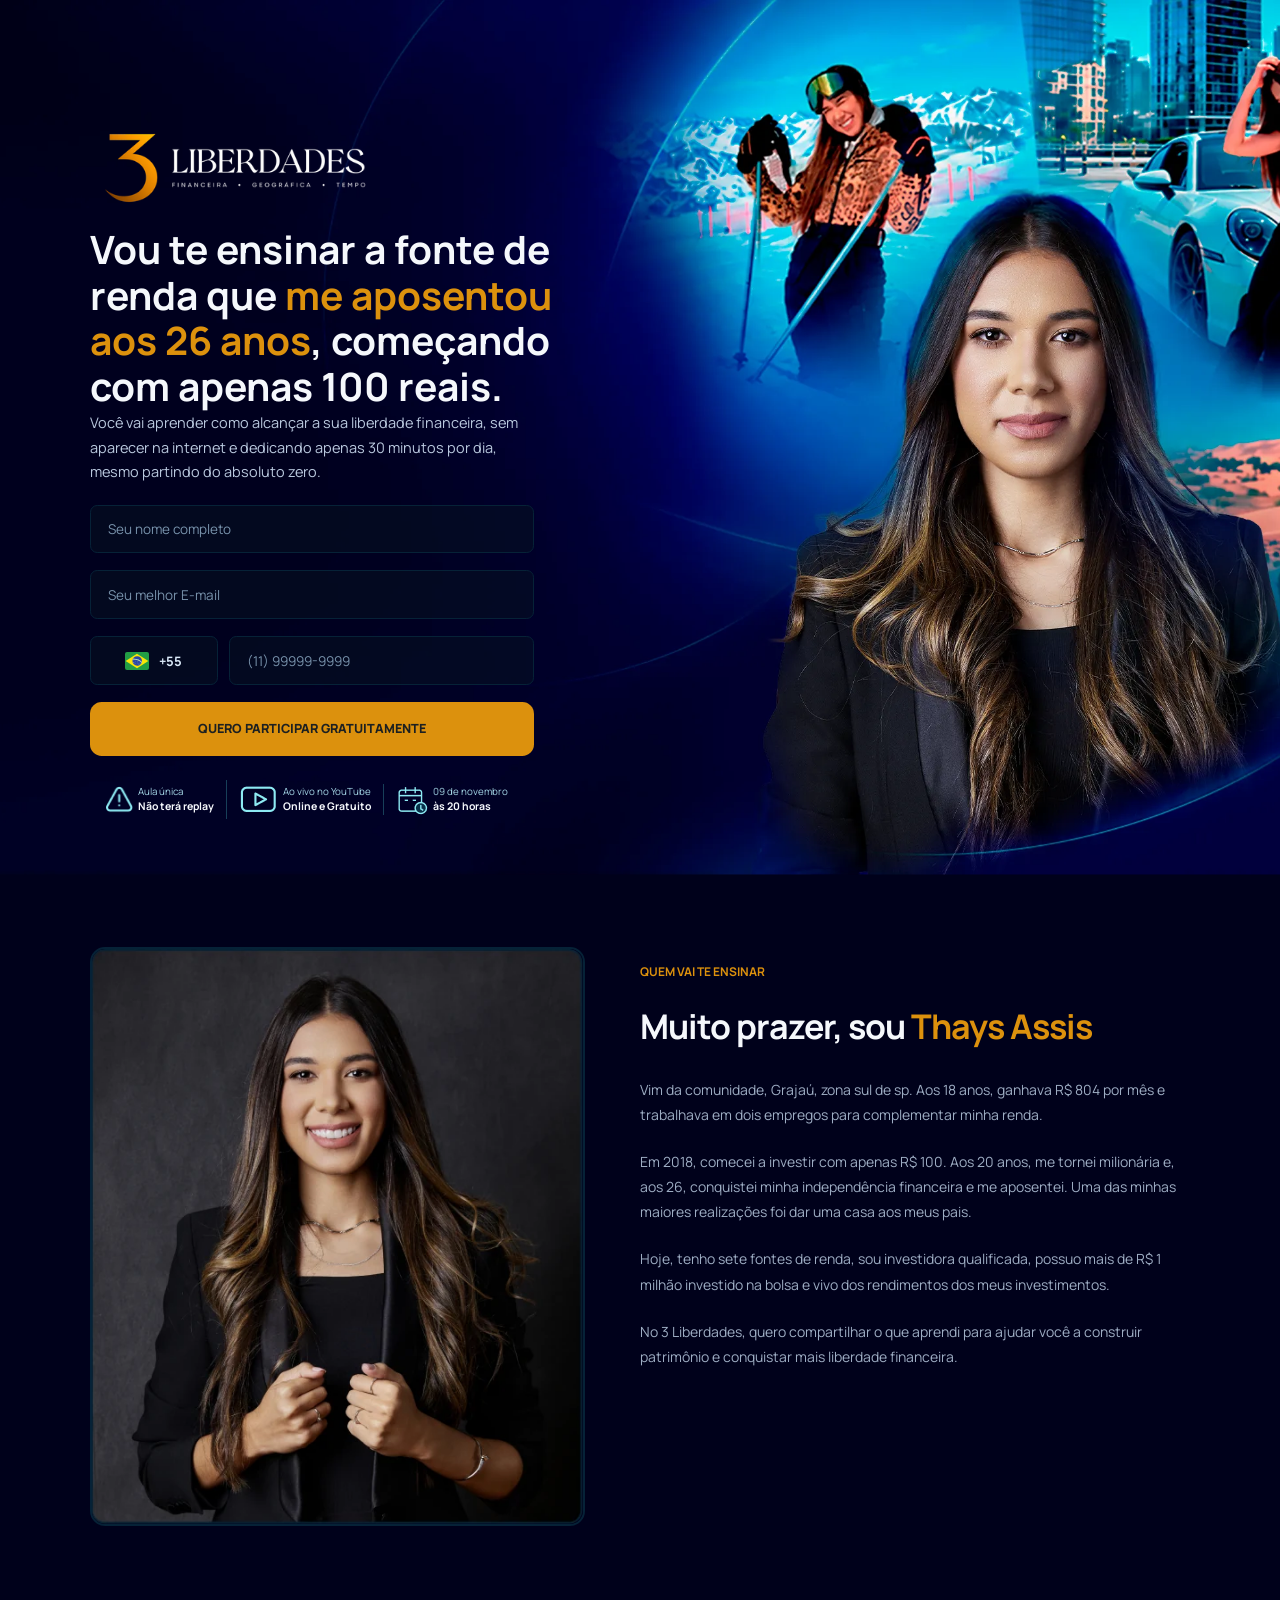
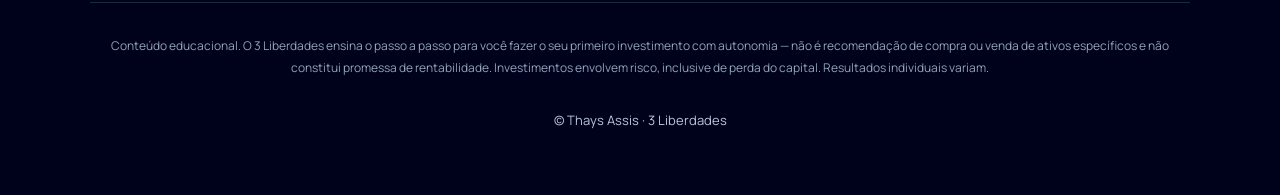
<file: public/index.html>
<!doctype html>
<html lang="pt-BR">
<head><meta charset="utf-8"><meta name="viewport" content="width=device-width,initial-scale=1"><title>3 Liberdades | Thays Assis</title><meta name="description" content="Aula online e gratuita com Thays Assis. Dia 09 de novembro, às 20 horas."><link rel="preload" href="assets/hero.webp?v=2436eb4" as="image" fetchpriority="high" imagesrcset="assets/hero-1280.webp?v=2436eb4 1280w, assets/hero.webp?v=2436eb4 2560w" imagesizes="(min-width:1665px) 100vw, 1664px" media="(min-width:769px)"><link rel="preload" href="assets/hero-mobile.webp?v=2436eb4" as="image" fetchpriority="high" imagesrcset="assets/hero-mobile-480.webp?v=2436eb4 480w, assets/hero-mobile-768.webp?v=2436eb4 768w, assets/hero-mobile.webp?v=2436eb4 1440w" imagesizes="100vw" media="(max-width:768px)"><link rel="preload" href="assets/manrope-latin-400-normal.woff2" as="font" type="font/woff2" crossorigin><link rel="preload" href="assets/manrope-latin-700-normal.woff2" as="font" type="font/woff2" crossorigin><link rel="preload" href="assets/manrope-latin-800-normal.woff2" as="font" type="font/woff2" crossorigin><link rel="stylesheet" href="styles.css?v=20261021-hero-sem-linha"><script src="app.js?v=20261026-navigation-recovery" defer></script><link rel="icon" type="image/svg+xml" sizes="any" href="assets/favicon.svg?v=2"><!-- PageView e Lead gerenciados pelo Cloudflare Zaraz. --></head>
<body>
<main>
 <section class="hero" aria-labelledby="headline">
  <div class="hero-art"><picture><source media="(max-width:768px)" srcset="assets/hero-mobile-480.webp?v=2436eb4 480w, assets/hero-mobile-768.webp?v=2436eb4 768w, assets/hero-mobile.webp?v=2436eb4 1440w" sizes="100vw" width="1440" height="1353"><img src="assets/hero.webp?v=2436eb4" srcset="assets/hero-1280.webp?v=2436eb4 1280w, assets/hero.webp?v=2436eb4 2560w" sizes="(min-width:1665px) 100vw, 1664px" width="2560" height="1350" alt="Thays Assis em uma composição com viagens, neve e Dubai" fetchpriority="high"></picture></div>
  <div class="hero-inner">
   <img class="logo" src="assets/logo.webp" srcset="assets/logo-400.webp 400w, assets/logo.webp 1600w" sizes="(max-width:768px) 280px, 308px" width="1600" height="417" alt="3 Liberdades: financeira, geográfica e tempo">
   <h1 id="headline">Vou te ensinar a fonte de<br class="desktop-break"> renda que <em>me aposentou<br class="desktop-break"> aos 26 anos</em>, começando<br class="desktop-break"> com apenas 100 reais.</h1>
   <p class="subtitle">Você vai aprender como alcançar a sua liberdade financeira, sem aparecer na internet e dedicando apenas 30 minutos por dia, mesmo partindo do absoluto zero.</p>
   <form id="signup">
    <label class="sr-only" for="name">Seu nome completo</label><input id="name" name="name" autocomplete="name" placeholder="Seu nome completo" required minlength="2" maxlength="160">
    <label class="sr-only" for="email">Seu melhor E-mail</label><input id="email" name="email" type="email" autocomplete="email" placeholder="Seu melhor E-mail" required maxlength="254">
    <div class="phone-row"><div class="country"><label class="sr-only" for="ddi">Código do país</label><select name="ddi" id="ddi" aria-label="País e código de discagem internacional"><option value="55" data-country="BR" selected>BR +55 — Brasil</option><option value="93" data-country="AF">AF +93 — Afeganistão</option><option value="27" data-country="ZA">ZA +27 — África do Sul</option><option value="355" data-country="AL">AL +355 — Albânia</option><option value="49" data-country="DE">DE +49 — Alemanha</option><option value="376" data-country="AD">AD +376 — Andorra</option><option value="244" data-country="AO">AO +244 — Angola</option><option value="1" data-country="AI">AI +1 — Anguila</option><option value="1" data-country="AG">AG +1 — Antígua e Barbuda</option><option value="966" data-country="SA">SA +966 — Arábia Saudita</option><option value="213" data-country="DZ">DZ +213 — Argélia</option><option value="54" data-country="AR">AR +54 — Argentina</option><option value="374" data-country="AM">AM +374 — Armênia</option><option value="297" data-country="AW">AW +297 — Aruba</option><option value="61" data-country="AU">AU +61 — Austrália</option><option value="43" data-country="AT">AT +43 — Áustria</option><option value="994" data-country="AZ">AZ +994 — Azerbaijão</option><option value="1" data-country="BS">BS +1 — Bahamas</option><option value="880" data-country="BD">BD +880 — Bangladesh</option><option value="1" data-country="BB">BB +1 — Barbados</option><option value="973" data-country="BH">BH +973 — Barein</option><option value="32" data-country="BE">BE +32 — Bélgica</option><option value="501" data-country="BZ">BZ +501 — Belize</option><option value="229" data-country="BJ">BJ +229 — Benin</option><option value="1" data-country="BM">BM +1 — Bermudas</option><option value="375" data-country="BY">BY +375 — Bielorrússia</option><option value="591" data-country="BO">BO +591 — Bolívia</option><option value="387" data-country="BA">BA +387 — Bósnia e Herzegovina</option><option value="267" data-country="BW">BW +267 — Botsuana</option><option value="673" data-country="BN">BN +673 — Brunei</option><option value="359" data-country="BG">BG +359 — Bulgária</option><option value="226" data-country="BF">BF +226 — Burquina Faso</option><option value="257" data-country="BI">BI +257 — Burundi</option><option value="975" data-country="BT">BT +975 — Butão</option><option value="238" data-country="CV">CV +238 — Cabo Verde</option><option value="237" data-country="CM">CM +237 — Camarões</option><option value="855" data-country="KH">KH +855 — Camboja</option><option value="1" data-country="CA">CA +1 — Canadá</option><option value="974" data-country="QA">QA +974 — Catar</option><option value="7" data-country="KZ">KZ +7 — Cazaquistão</option><option value="235" data-country="TD">TD +235 — Chade</option><option value="56" data-country="CL">CL +56 — Chile</option><option value="86" data-country="CN">CN +86 — China</option><option value="357" data-country="CY">CY +357 — Chipre</option><option value="39" data-country="VA">VA +39 — Cidade do Vaticano</option><option value="57" data-country="CO">CO +57 — Colômbia</option><option value="269" data-country="KM">KM +269 — Comores</option><option value="243" data-country="CD">CD +243 — Congo - Kinshasa</option><option value="850" data-country="KP">KP +850 — Coreia do Norte</option><option value="82" data-country="KR">KR +82 — Coreia do Sul</option><option value="225" data-country="CI">CI +225 — Costa do Marfim</option><option value="506" data-country="CR">CR +506 — Costa Rica</option><option value="385" data-country="HR">HR +385 — Croácia</option><option value="53" data-country="CU">CU +53 — Cuba</option><option value="599" data-country="CW">CW +599 — Curaçao</option><option value="45" data-country="DK">DK +45 — Dinamarca</option><option value="253" data-country="DJ">DJ +253 — Djibuti</option><option value="1" data-country="DM">DM +1 — Dominica</option><option value="20" data-country="EG">EG +20 — Egito</option><option value="503" data-country="SV">SV +503 — El Salvador</option><option value="971" data-country="AE">AE +971 — Emirados Árabes Unidos</option><option value="593" data-country="EC">EC +593 — Equador</option><option value="291" data-country="ER">ER +291 — Eritreia</option><option value="421" data-country="SK">SK +421 — Eslováquia</option><option value="386" data-country="SI">SI +386 — Eslovênia</option><option value="34" data-country="ES">ES +34 — Espanha</option><option value="268" data-country="SZ">SZ +268 — Essuatíni</option><option value="1" data-country="US">US +1 — Estados Unidos</option><option value="372" data-country="EE">EE +372 — Estônia</option><option value="251" data-country="ET">ET +251 — Etiópia</option><option value="679" data-country="FJ">FJ +679 — Fiji</option><option value="63" data-country="PH">PH +63 — Filipinas</option><option value="358" data-country="FI">FI +358 — Finlândia</option><option value="33" data-country="FR">FR +33 — França</option><option value="241" data-country="GA">GA +241 — Gabão</option><option value="220" data-country="GM">GM +220 — Gâmbia</option><option value="233" data-country="GH">GH +233 — Gana</option><option value="995" data-country="GE">GE +995 — Geórgia</option><option value="350" data-country="GI">GI +350 — Gibraltar</option><option value="1" data-country="GD">GD +1 — Granada</option><option value="30" data-country="GR">GR +30 — Grécia</option><option value="299" data-country="GL">GL +299 — Groenlândia</option><option value="590" data-country="GP">GP +590 — Guadalupe</option><option value="1" data-country="GU">GU +1 — Guam</option><option value="502" data-country="GT">GT +502 — Guatemala</option><option value="44" data-country="GG">GG +44 — Guernsey</option><option value="592" data-country="GY">GY +592 — Guiana</option><option value="594" data-country="GF">GF +594 — Guiana Francesa</option><option value="224" data-country="GN">GN +224 — Guiné</option><option value="240" data-country="GQ">GQ +240 — Guiné Equatorial</option><option value="245" data-country="GW">GW +245 — Guiné-Bissau</option><option value="509" data-country="HT">HT +509 — Haiti</option><option value="504" data-country="HN">HN +504 — Honduras</option><option value="852" data-country="HK">HK +852 — Hong Kong, RAE da China</option><option value="36" data-country="HU">HU +36 — Hungria</option><option value="967" data-country="YE">YE +967 — Iêmen</option><option value="61" data-country="CX">CX +61 — Ilha Christmas</option><option value="247" data-country="AC">AC +247 — Ilha de Ascensão</option><option value="44" data-country="IM">IM +44 — Ilha de Man</option><option value="672" data-country="NF">NF +672 — Ilha Norfolk</option><option value="358" data-country="AX">AX +358 — Ilhas Aland</option><option value="1" data-country="KY">KY +1 — Ilhas Cayman</option><option value="61" data-country="CC">CC +61 — Ilhas Cocos (Keeling)</option><option value="682" data-country="CK">CK +682 — Ilhas Cook</option><option value="298" data-country="FO">FO +298 — Ilhas Faroé</option><option value="500" data-country="FK">FK +500 — Ilhas Malvinas</option><option value="1" data-country="MP">MP +1 — Ilhas Marianas do Norte</option><option value="692" data-country="MH">MH +692 — Ilhas Marshall</option><option value="677" data-country="SB">SB +677 — Ilhas Salomão</option><option value="1" data-country="TC">TC +1 — Ilhas Turcas e Caicos</option><option value="1" data-country="VI">VI +1 — Ilhas Virgens Americanas</option><option value="1" data-country="VG">VG +1 — Ilhas Virgens Britânicas</option><option value="91" data-country="IN">IN +91 — Índia</option><option value="62" data-country="ID">ID +62 — Indonésia</option><option value="98" data-country="IR">IR +98 — Irã</option><option value="964" data-country="IQ">IQ +964 — Iraque</option><option value="353" data-country="IE">IE +353 — Irlanda</option><option value="354" data-country="IS">IS +354 — Islândia</option><option value="972" data-country="IL">IL +972 — Israel</option><option value="39" data-country="IT">IT +39 — Itália</option><option value="1" data-country="JM">JM +1 — Jamaica</option><option value="81" data-country="JP">JP +81 — Japão</option><option value="44" data-country="JE">JE +44 — Jersey</option><option value="962" data-country="JO">JO +962 — Jordânia</option><option value="383" data-country="XK">XK +383 — Kosovo</option><option value="965" data-country="KW">KW +965 — Kuwait</option><option value="856" data-country="LA">LA +856 — Laos</option><option value="266" data-country="LS">LS +266 — Lesoto</option><option value="371" data-country="LV">LV +371 — Letônia</option><option value="961" data-country="LB">LB +961 — Líbano</option><option value="231" data-country="LR">LR +231 — Libéria</option><option value="218" data-country="LY">LY +218 — Líbia</option><option value="423" data-country="LI">LI +423 — Liechtenstein</option><option value="370" data-country="LT">LT +370 — Lituânia</option><option value="352" data-country="LU">LU +352 — Luxemburgo</option><option value="853" data-country="MO">MO +853 — Macau, RAE da China</option><option value="389" data-country="MK">MK +389 — Macedônia do Norte</option><option value="261" data-country="MG">MG +261 — Madagascar</option><option value="60" data-country="MY">MY +60 — Malásia</option><option value="265" data-country="MW">MW +265 — Malaui</option><option value="960" data-country="MV">MV +960 — Maldivas</option><option value="223" data-country="ML">ML +223 — Mali</option><option value="356" data-country="MT">MT +356 — Malta</option><option value="212" data-country="MA">MA +212 — Marrocos</option><option value="596" data-country="MQ">MQ +596 — Martinica</option><option value="230" data-country="MU">MU +230 — Maurício</option><option value="222" data-country="MR">MR +222 — Mauritânia</option><option value="262" data-country="YT">YT +262 — Mayotte</option><option value="52" data-country="MX">MX +52 — México</option><option value="95" data-country="MM">MM +95 — Mianmar (Birmânia)</option><option value="691" data-country="FM">FM +691 — Micronésia</option><option value="258" data-country="MZ">MZ +258 — Moçambique</option><option value="373" data-country="MD">MD +373 — Moldávia</option><option value="377" data-country="MC">MC +377 — Mônaco</option><option value="976" data-country="MN">MN +976 — Mongólia</option><option value="382" data-country="ME">ME +382 — Montenegro</option><option value="1" data-country="MS">MS +1 — Montserrat</option><option value="264" data-country="NA">NA +264 — Namíbia</option><option value="674" data-country="NR">NR +674 — Nauru</option><option value="977" data-country="NP">NP +977 — Nepal</option><option value="505" data-country="NI">NI +505 — Nicarágua</option><option value="227" data-country="NE">NE +227 — Níger</option><option value="234" data-country="NG">NG +234 — Nigéria</option><option value="683" data-country="NU">NU +683 — Niue</option><option value="47" data-country="NO">NO +47 — Noruega</option><option value="687" data-country="NC">NC +687 — Nova Caledônia</option><option value="64" data-country="NZ">NZ +64 — Nova Zelândia</option><option value="968" data-country="OM">OM +968 — Omã</option><option value="31" data-country="NL">NL +31 — Países Baixos</option><option value="599" data-country="BQ">BQ +599 — Países Baixos Caribenhos</option><option value="680" data-country="PW">PW +680 — Palau</option><option value="507" data-country="PA">PA +507 — Panamá</option><option value="675" data-country="PG">PG +675 — Papua-Nova Guiné</option><option value="92" data-country="PK">PK +92 — Paquistão</option><option value="595" data-country="PY">PY +595 — Paraguai</option><option value="51" data-country="PE">PE +51 — Peru</option><option value="689" data-country="PF">PF +689 — Polinésia Francesa</option><option value="48" data-country="PL">PL +48 — Polônia</option><option value="1" data-country="PR">PR +1 — Porto Rico</option><option value="351" data-country="PT">PT +351 — Portugal</option><option value="254" data-country="KE">KE +254 — Quênia</option><option value="996" data-country="KG">KG +996 — Quirguistão</option><option value="686" data-country="KI">KI +686 — Quiribati</option><option value="44" data-country="GB">GB +44 — Reino Unido</option><option value="236" data-country="CF">CF +236 — República Centro-Africana</option><option value="242" data-country="CG">CG +242 — República do Congo</option><option value="1" data-country="DO">DO +1 — República Dominicana</option><option value="262" data-country="RE">RE +262 — Reunião</option><option value="40" data-country="RO">RO +40 — Romênia</option><option value="250" data-country="RW">RW +250 — Ruanda</option><option value="7" data-country="RU">RU +7 — Rússia</option><option value="212" data-country="EH">EH +212 — Saara Ocidental</option><option value="685" data-country="WS">WS +685 — Samoa</option><option value="1" data-country="AS">AS +1 — Samoa Americana</option><option value="378" data-country="SM">SM +378 — San Marino</option><option value="290" data-country="SH">SH +290 — Santa Helena</option><option value="1" data-country="LC">LC +1 — Santa Lúcia</option><option value="590" data-country="BL">BL +590 — São Bartolomeu</option><option value="1" data-country="KN">KN +1 — São Cristóvão e Névis</option><option value="590" data-country="MF">MF +590 — São Martinho</option><option value="508" data-country="PM">PM +508 — São Pedro e Miquelão</option><option value="239" data-country="ST">ST +239 — São Tomé e Príncipe</option><option value="1" data-country="VC">VC +1 — São Vicente e Granadinas</option><option value="248" data-country="SC">SC +248 — Seicheles</option><option value="221" data-country="SN">SN +221 — Senegal</option><option value="232" data-country="SL">SL +232 — Serra Leoa</option><option value="381" data-country="RS">RS +381 — Sérvia</option><option value="65" data-country="SG">SG +65 — Singapura</option><option value="1" data-country="SX">SX +1 — Sint Maarten</option><option value="963" data-country="SY">SY +963 — Síria</option><option value="252" data-country="SO">SO +252 — Somália</option><option value="94" data-country="LK">LK +94 — Sri Lanka</option><option value="249" data-country="SD">SD +249 — Sudão</option><option value="211" data-country="SS">SS +211 — Sudão do Sul</option><option value="46" data-country="SE">SE +46 — Suécia</option><option value="41" data-country="CH">CH +41 — Suíça</option><option value="597" data-country="SR">SR +597 — Suriname</option><option value="47" data-country="SJ">SJ +47 — Svalbard e Jan Mayen</option><option value="992" data-country="TJ">TJ +992 — Tadjiquistão</option><option value="66" data-country="TH">TH +66 — Tailândia</option><option value="886" data-country="TW">TW +886 — Taiwan</option><option value="255" data-country="TZ">TZ +255 — Tanzânia</option><option value="420" data-country="CZ">CZ +420 — Tchéquia</option><option value="246" data-country="IO">IO +246 — Território Britânico do Oceano Índico</option><option value="970" data-country="PS">PS +970 — Territórios palestinos</option><option value="670" data-country="TL">TL +670 — Timor-Leste</option><option value="228" data-country="TG">TG +228 — Togo</option><option value="690" data-country="TK">TK +690 — Tokelau</option><option value="676" data-country="TO">TO +676 — Tonga</option><option value="1" data-country="TT">TT +1 — Trinidad e Tobago</option><option value="290" data-country="TA">TA +290 — Tristão da Cunha</option><option value="216" data-country="TN">TN +216 — Tunísia</option><option value="993" data-country="TM">TM +993 — Turcomenistão</option><option value="90" data-country="TR">TR +90 — Turquia</option><option value="688" data-country="TV">TV +688 — Tuvalu</option><option value="380" data-country="UA">UA +380 — Ucrânia</option><option value="256" data-country="UG">UG +256 — Uganda</option><option value="598" data-country="UY">UY +598 — Uruguai</option><option value="998" data-country="UZ">UZ +998 — Uzbequistão</option><option value="678" data-country="VU">VU +678 — Vanuatu</option><option value="58" data-country="VE">VE +58 — Venezuela</option><option value="84" data-country="VN">VN +84 — Vietnã</option><option value="681" data-country="WF">WF +681 — Wallis e Futuna</option><option value="260" data-country="ZM">ZM +260 — Zâmbia</option><option value="263" data-country="ZW">ZW +263 — Zimbábue</option></select><img src="assets/br.svg" id="flag" alt="Bandeira do Brasil" width="26" height="20"></div><label class="sr-only" for="phone">Telefone com DDD</label><input id="phone" name="phone" type="tel" autocomplete="tel-national" inputmode="tel" placeholder="(11) 99999-9999" required maxlength="24"></div>
    <div class="honey" aria-hidden="true"><label>Site<input name="website" tabindex="-1" autocomplete="off"></label></div>
    <button type="submit" class="button">Quero participar gratuitamente</button><p id="signup-error" class="error" role="alert"></p>
   </form>
   <div class="event-info">
    <div><img src="assets/alerta.png" width="28" height="28" alt="" class="alert-icon"><p>Aula única<strong>Não terá replay</strong></p></div>
    <div><img src="assets/youtube.png" width="39" height="39" alt=""><p>Ao vivo no YouTube<strong>Online e Gratuito</strong></p></div>
    <div><img src="assets/calendario.png" width="32" height="31" alt=""><p>09 de novembro<strong>às 20 horas</strong></p></div>
   </div>
  </div>
 </section>
 <section class="about" aria-labelledby="about-title"><div class="portrait"><img src="assets/bio.webp" alt="Retrato de Thays Assis" loading="lazy" decoding="async" width="551" height="644"></div><div class="bio"><p class="eyebrow">QUEM VAI TE ENSINAR</p><h2 id="about-title">Muito prazer, sou <em>Thays Assis</em></h2>
 <p>Vim da comunidade, Grajaú, zona sul de sp. Aos 18 anos, ganhava R$ 804 por mês e trabalhava em dois empregos para complementar minha renda.</p>
 <p>Em 2018, comecei a investir com apenas R$ 100. Aos 20 anos, me tornei milionária e, aos 26, conquistei minha independência financeira e me aposentei. Uma das minhas maiores realizações foi dar uma casa aos meus pais.</p>
 <p>Hoje, tenho sete fontes de renda, sou investidora qualificada, possuo mais de R$ 1 milhão investido na bolsa e vivo dos rendimentos dos meus investimentos.</p>
 <p>No 3 Liberdades, quero compartilhar o que aprendi para ajudar você a construir patrimônio e conquistar mais liberdade financeira.</p></div></section>
</main>
<footer><p>Conteúdo educacional. O 3 Liberdades ensina o passo a passo para você fazer o seu primeiro investimento com autonomia — não é recomendação de compra ou venda de ativos específicos e não constitui promessa de rentabilidade. Investimentos envolvem risco, inclusive de perda do capital. Resultados individuais variam.</p><p>© Thays Assis · 3 Liberdades</p></footer>
<dialog id="success"><img src="assets/logo.webp" srcset="assets/logo-400.webp 400w, assets/logo.webp 1600w" sizes="(max-width:768px) 280px, 308px" width="1600" height="417" alt="3 Liberdades"><div class="success-icon" aria-hidden="true">✓</div><h2>Cadastro concluído!</h2><p>Sua inscrição no 3 Liberdades foi confirmada.<br>Agora, faça seu check-in.</p><a href="/obrigado" class="button">Iniciar pesquisa</a></dialog>
</body></html>
</file>
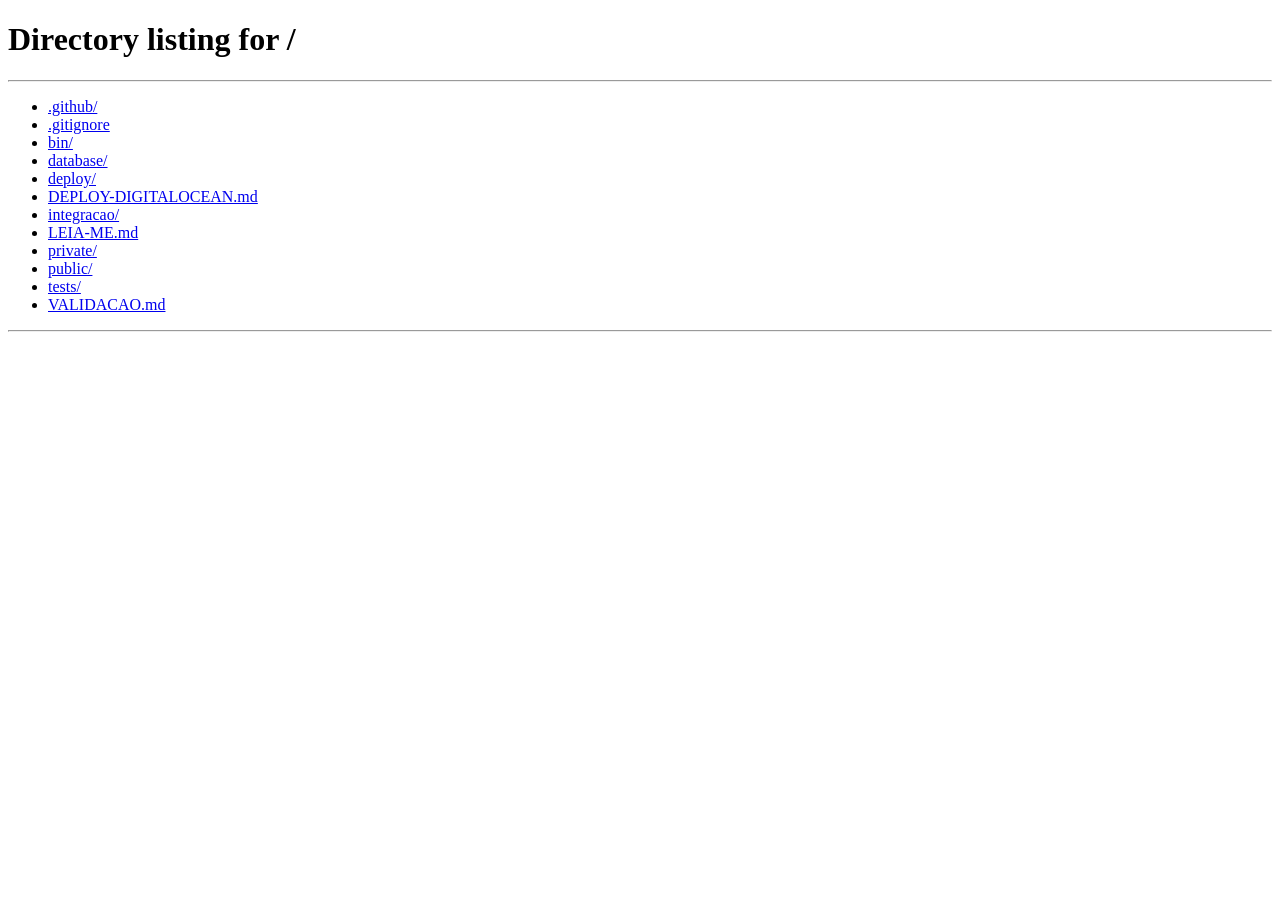
<file: public/obrigado.html>
<!doctype html><html lang="pt-BR"><head><meta charset="utf-8"><meta name="viewport" content="width=device-width,initial-scale=1"><meta name="robots" content="noindex"><title>Check-in | 3 Liberdades</title><link rel="preload" href="assets/manrope-latin-400-normal.woff2" as="font" type="font/woff2" crossorigin><link rel="preload" href="assets/manrope-latin-700-normal.woff2" as="font" type="font/woff2" crossorigin><link rel="preload" href="assets/manrope-latin-800-normal.woff2" as="font" type="font/woff2" crossorigin><link rel="stylesheet" href="styles.css?v=20261021-hero-sem-linha"><script src="app.js?v=20261026-navigation-recovery" defer></script><link rel="icon" type="image/svg+xml" sizes="any" href="assets/favicon.svg?v=2"><!-- PageView e Lead gerenciados pelo Cloudflare Zaraz. --></head><body class="checkin"><main><header class="checkin-header"><img class="logo" src="assets/logo.webp" srcset="assets/logo-400.webp 400w, assets/logo.webp 1600w" sizes="(max-width:768px) 280px, 308px" width="1600" height="417" alt="3 Liberdades"><h1>Conclua seu check-in para entrar no grupo exclusivo do <em>Evento 3 Liberdades</em></h1><p>É rapidinho: leva menos de 2 minutos e ainda me ajuda a entender seu momento atual para direcionar os conteúdos e oportunidades que você realmente precisa.</p><p>Bora? Responda à pesquisa e vamos juntos!</p></header><section class="survey-card" aria-label="Pesquisa de check-in"><div id="step-count" aria-live="polite">Carregando…</div><div class="progress-track" aria-hidden="true"><span id="progress" style="width:0%"></span></div><form id="survey"><div id="question" aria-live="polite"></div><div class="survey-nav"><button id="previous" type="button" class="back-button" hidden>← Voltar</button><button id="next" class="button" type="submit">OK ✓</button></div><p id="survey-error" class="error" role="alert"></p></form><div id="saving" hidden><div class="spinner" role="status" aria-label="Salvando respostas"></div></div><div id="complete" hidden role="status"><div class="success-icon">✓</div><h2>Recebemos suas respostas!</h2><p>Seu check-in foi concluído. Te espero na aula!</p></div></section><div class="whatsapp-wrap"><p id="skip-copy">Se preferir, você pode entrar no grupo sem responder à pesquisa.</p><a id="whatsapp" class="button" target="_blank" rel="noopener noreferrer" hidden>Entrar no grupo do WhatsApp</a><p id="group-unavailable" hidden>O link do grupo será disponibilizado em breve.</p></div></main><footer><p>© Thays Assis · 3 Liberdades</p></footer></body></html>
</file>
<file: public/styles.css>
@font-face{font-family:Manrope;font-style:normal;font-weight:400;font-display:optional;src:url('assets/manrope-latin-400-normal.woff2') format('woff2')}
@font-face{font-family:Manrope;font-style:normal;font-weight:700;font-display:optional;src:url('assets/manrope-latin-700-normal.woff2') format('woff2')}
@font-face{font-family:Manrope;font-style:normal;font-weight:800;font-display:optional;src:url('assets/manrope-latin-800-normal.woff2') format('woff2')}
[hidden]{display:none!important}
:root{--bg:#00011b;--gold:#DC910D;--text:#f5f8fc;--muted:#9dadc3}*{box-sizing:border-box}body{margin:0;background:var(--bg);color:var(--text);font-family:Manrope,sans-serif}em{font-style:normal;color:var(--gold)}button,input,select{font:inherit}button,a,input,select{touch-action:manipulation}a{color:inherit}.hero{height:877px;position:relative;overflow:hidden}.hero-art{position:absolute;inset:0}.hero-art img{width:1664px;height:878.544px;position:absolute;left:calc(50% - 832px);top:0;max-width:none}.hero-inner{position:relative;width:444.66px;margin-left:calc(50% - 548px);padding-top:128.25px}.logo{display:block;width:307.95px;height:80.25px;object-fit:contain;margin-left:-8.7px}h1{font-size:38.968px;line-height:1.17;letter-spacing:0;margin:18.55px 0 0;font-weight:700;width:490px}.subtitle{color:#b9c8de;font-size:14.5px;line-height:1.7;margin:1.5px 0 20px;width:438px}form{display:grid;gap:17px}input,select{background:rgba(6,19,34,.52);border:1px solid #062237;border-radius:7.22px;color:#dcebfa;min-width:0;width:100%;height:48.7px;padding:0 17px;font-size:13.53px}input::placeholder{color:#7892ab}input:focus,select:focus{outline:2px solid #8deaf3;outline-offset:2px}.phone-row{display:grid;grid-template-columns:128px 1fr;gap:11px}.country{position:relative}.country select{font-size:10.82px;font-weight:700;padding-left:14px;padding-right:39px}.country img{position:absolute;right:7px;top:8px;pointer-events:none}.button{border:0;border-radius:11.72px;background:var(--gold);color:#1c2021;display:flex;justify-content:center;align-items:center;text-align:center;min-height:54.12px;padding:16px 12px;font-size:12.63px;font-weight:800;text-transform:uppercase;text-decoration:none;cursor:pointer}.button:hover{background:#DC910D}.button:disabled{opacity:.6;cursor:wait}.button:focus-visible,a:focus-visible{outline:3px solid #8deaf3;outline-offset:4px}.error{color:#ffb3b3;margin:0;font-size:13px}.error:empty{display:none}.event-info{display:flex;gap:12px;margin:24px 16px 0;align-items:center;white-space:nowrap}.event-info>div{display:flex;gap:5px;align-items:center}.event-info>div+div{border-left:1px solid #173f59;padding-left:12px}.event-info img{width:auto;max-height:39px}.event-info .alert-icon{max-height:27.3px}.event-info p{font-size:9.81px;line-height:1.4;margin:0;color:#a3d5e5}.event-info strong{display:block;font-size:10.51px;line-height:1.45;color:var(--text)}.about{max-width:1183px;margin:83px auto 0;display:grid;grid-template-columns:550.36px 1fr;gap:67px;transform:translateX(40px);align-items:start}.portrait{height:643.63px;border:2px solid #062237;border-radius:15px;overflow:hidden;position:relative}.portrait img{position:absolute;width:100%;height:100%;inset:0;object-fit:cover}.bio{padding-top:16px}.eyebrow{color:var(--gold)!important;font-weight:700;font-size:12px!important;line-height:1.45!important;margin:0 0 26px!important}h2{font-size:39px;line-height:1.18;letter-spacing:-1px;margin:0 0 30px;font-weight:700}.bio h2{white-space:nowrap}.bio>p{color:var(--muted);font-size:16px;line-height:1.8;margin:0 0 22px}.bio>p:last-child{margin-bottom:0}footer{max-width:1142px;border-top:1px solid #16293d;margin:76px auto 0;padding:32px 12px 62px;text-align:center;color:#91a4b8;font-size:12px;line-height:1.8}footer p{margin:0}footer p+p{font-size:13px;color:#bac6d7;margin-top:31px}.sr-only{position:absolute;width:1px;height:1px;padding:0;margin:-1px;overflow:hidden;clip:rect(0,0,0,0);white-space:nowrap;border:0}.honey{position:absolute;left:-9999px}dialog{background:linear-gradient(145deg,#142333,#00011b);border:1px solid #74672b;border-radius:20px;color:var(--text);width:min(92%,510px);padding:38px;text-align:center}dialog::backdrop{background:#000b;backdrop-filter:blur(5px)}dialog img{width:230px;height:auto;max-width:100%}dialog h2{font-size:29px;margin:18px 0}dialog p{line-height:1.7;color:var(--muted)}.success-icon{width:60px;height:60px;border:1px solid var(--gold);border-radius:50%;display:grid;place-items:center;color:var(--gold);font-size:30px;margin:26px auto}.checkin{min-height:100vh;background:radial-gradient(ellipse at 50% 34%,#222416 0,transparent 55%),var(--bg);padding:50px 20px}.checkin-header{text-align:center;max-width:700px;margin:auto}.checkin-header .logo{margin:auto;width:270px;height:auto}.checkin-header h1{font-size:34px;width:auto;margin:30px 0 12px}.checkin-header p{font-size:14px;line-height:1.7;color:#bdc9db}.survey-card{width:min(100%,620px);margin:34px auto 24px;border:1px solid #71652d;border-top:3px solid var(--gold);border-radius:15px;background:linear-gradient(160deg,#24271b,#050817 75%);padding:40px;min-height:325px}.survey-card h2{font-size:25px;letter-spacing:-.5px;margin:14px 0 24px}.progress-track{height:4px;background:#33382f;border-radius:5px;margin:16px 0}.progress-track span{display:block;height:100%;background:var(--gold);transition:width .2s}#step-count{font-size:12px;color:var(--gold)}.options{display:grid;gap:9px}.option{display:flex;align-items:center;gap:12px;border:1px solid #4e5441;padding:12px;border-radius:8px;cursor:pointer;font-size:14px}.option:has(input:checked){border-color:var(--gold);background:#DC910D18}.option input{width:18px;height:18px;accent-color:var(--gold);flex:none}.survey-nav{display:flex;gap:14px;margin-top:22px}.back-button{background:none;color:#c0cbd9;border:1px solid #455062;border-radius:9px;padding:12px;cursor:pointer}.whatsapp-wrap{text-align:center;max-width:620px;margin:0 auto}.whatsapp-wrap .button{background:#28b86a;color:white}.whatsapp-wrap p{font-size:13px;color:var(--muted)}.spinner{width:42px;height:42px;border:3px solid #4b5135;border-top-color:var(--gold);border-radius:50%;animation:spin .8s linear infinite;margin:30px auto}@keyframes spin{to{transform:rotate(360deg)}}
@media(min-width:1665px){.hero-art img{width:100%;height:auto;left:0}.hero{height:52.704vw}.hero-inner{margin-left:17.067%;padding-top:7.707vw}}
@media(min-width:769px) and (max-width:1350px){.hero-inner{margin-left:7%}.hero-art img{left:calc(50% - 780px)}.about{margin:70px 7% 0;transform:none;grid-template-columns:45% 1fr;gap:5%}.portrait{height:auto;aspect-ratio:550.36/643.63}.bio h2{white-space:normal;font-size:34px}.bio>p{font-size:14px}footer{margin-left:7%;margin-right:7%}}
@media(max-width:768px){.hero{height:auto;padding-bottom:80px}.hero-art{height:95vw;position:relative}.hero-art img{height:auto;width:179.31vw;left:-79.31vw;top:-1.55vw}.hero-art:after{content:'';position:absolute;inset:75% 0 0;background:linear-gradient(transparent,var(--bg))}.hero-inner{padding:0;margin:-22vw auto 0;width:81.03%;text-align:center}.logo{width:53.86vw;height:auto;margin:0 auto}h1{font-size:7.056vw;line-height:1.17;letter-spacing:-.15vw;width:auto;margin:2.8vw -3vw 0}.desktop-break{display:none}.subtitle{font-size:2.625vw;line-height:1.7;width:auto;margin:0 auto 5.8vw}form{gap:3.12vw}input,select{height:8.87vw;font-size:2.465vw;border-radius:1.31vw;padding:0 3.1vw}.phone-row{grid-template-columns:28.8% 1fr;gap:1.9vw}.country select{font-size:1.97vw;padding-left:2.6vw;padding-right:7vw}.country img{width:5.71vw;height:5.71vw;right:1.2vw;top:1.58vw}.button{min-height:9.86vw;font-size:2.301vw;border-radius:2.14vw}.event-info{margin:2.1vw -1vw 0;gap:2.1vw;justify-content:center;text-align:left}.event-info>div{gap:.5vw}.event-info>div+div{padding-left:2.1vw}.event-info img{height:auto;max-height:7.2vw;max-width:7.2vw}.event-info .alert-icon{max-height:5.1vw}.event-info p{font-size:1.829vw}.event-info strong{font-size:1.96vw}.about{display:flex;flex-direction:column;transform:none;margin:0;padding:5vw 10.15% 0;gap:8.4vw;background:linear-gradient(#020423 0 75%,var(--bg) 100%)}.portrait{width:100%;height:auto;aspect-ratio:739.53/878.34;border-radius:1.62vw}.bio{padding:0;width:100%}.eyebrow{font-size:2.586vw!important;margin:0 0 1.1vw!important}h2,.bio h2{font-size:7.056vw;line-height:1.18;white-space:normal;letter-spacing:-.13vw;margin:0 0 4.5vw;max-width:56.6vw}.bio>p{font-size:2.625vw;line-height:1.8;margin-bottom:2.15vw}footer{margin:8.4vw 11.15% 0;padding:3.3vw 1vw 7.8vw;font-size:1.293vw;line-height:1.5}footer p+p{font-size:1.4vw;margin-top:4vw}.checkin{padding:30px 18px}.checkin-header h1{font-size:28px;letter-spacing:-.5px;margin:25px 0 12px}.checkin-header .logo{width:240px}.checkin-header p{font-size:14px}.survey-card{padding:24px}.survey-card h2{font-size:23px;max-width:none}.survey-card input{height:48px;font-size:16px}.survey-card .option input{width:18px;height:18px}.checkin .button,dialog .button{font-size:12px;min-height:48px;border-radius:10px}dialog h2{font-size:28px;max-width:none}}
/* Interações discretas apenas na captura. Sem movimento contínuo. */
#signup .button{transition:transform .22s ease,background-color .22s ease,box-shadow .22s ease}
#signup input,#signup select{transition:border-color .2s ease,background-color .2s ease}
#signup input:focus,#signup select:focus{border-color:#8deaf3;background-color:rgba(6,19,34,.8)}
#signup .button:active:not(:disabled){transform:translateY(0) scale(.99)}
@media(hover:hover) and (pointer:fine){#signup .button:hover:not(:disabled){transform:translateY(-2px);box-shadow:0 7px 22px rgba(220,145,13,.14)}}
@media(prefers-reduced-motion:reduce){*{animation:none!important;transition:none!important}#signup .button{transform:none!important}}

/* Check-in: composição limpa, sem brilho ou blur amarelo. */
.checkin{background:#00011b;padding:48px 24px 24px}
.checkin-header{max-width:780px}
.checkin-header .logo{width:245px}
.checkin-header h1{font-size:36px;line-height:1.25;letter-spacing:-.9px;margin:32px auto 20px;max-width:740px}
.checkin-header h1 em{display:inline;color:#DC910D}
.checkin-header p{max-width:630px;margin:0 auto 14px;color:#aebbd0;font-size:15px;line-height:1.8}
.checkin-header p:last-child{color:#ecf0f7;font-weight:700;margin-top:20px}
.checkin .survey-card{width:min(100%,640px);margin:32px auto 22px;padding:32px 36px;background:#080e24;border:1px solid #202b45;border-radius:18px;min-height:300px;box-shadow:none}
.checkin #step-count{color:#DC910D;font-size:12px;font-weight:700;letter-spacing:.4px}
.checkin .progress-track{background:#1b2841;height:3px;margin:16px 0 28px;overflow:hidden}
.checkin .progress-track span{background:#DC910D}
.checkin .survey-card h2{font-size:25px;line-height:1.35;color:#f5f8fc;margin:0 0 24px;max-width:none}
.checkin .survey-card input:not([type=radio]){height:52px;font-size:15px;background:#040a1d;border:1px solid #293650;border-radius:9px;color:#edf2fa}
.checkin .survey-nav{margin-top:24px;justify-content:space-between}
.checkin .survey-nav .button{min-width:112px;min-height:46px;border-radius:9px;font-size:12px;padding:13px 24px;margin-left:auto}
.checkin .option{background:#0b142b;border:1px solid #27344d;border-radius:9px;padding:13px 15px;color:#c5d0e0;line-height:1.6;font-size:14px}
.checkin .option:has(input:checked){border-color:#DC910D;background:#141d2d;color:#fff}
.checkin .whatsapp-wrap{max-width:640px}
.checkin .whatsapp-wrap>p{font-size:12px;color:#8f9fb9;line-height:1.7;margin:0 auto 14px}
.checkin .whatsapp-wrap .button{width:100%;min-height:50px;background:#15975b;border:1px solid #25ad70;font-size:12px;border-radius:10px}
.checkin .whatsapp-wrap .button:hover{background:#1aa365}
.checkin #complete{text-align:center;padding:10px 0 20px}
.checkin #complete p{font-size:14px;line-height:1.8;color:#aebbd0}
.checkin .success-icon{width:52px;height:52px;border-color:#355b4d;background:#0d2823;color:#73d5a4;font-size:25px;margin:6px auto 22px}
.checkin footer{max-width:640px;margin:36px auto 0;padding:22px 0;border-color:#17223a}
.checkin footer p{font-size:11px;color:#6f829e}
@media(max-width:768px){.checkin{padding:30px 20px 20px}.checkin-header .logo{width:215px}.checkin-header h1{font-size:28px;line-height:1.3;letter-spacing:-.6px;margin:26px auto 18px;width:auto;max-width:550px}.checkin-header p{font-size:14px;line-height:1.75;max-width:520px}.checkin-header p:last-child{margin-top:18px}.checkin .survey-card{padding:25px 22px;margin-top:27px;min-height:285px;border-radius:15px}.checkin .survey-card h2{font-size:23px}.checkin .option{font-size:14px;padding:12px}.checkin .whatsapp-wrap>p{max-width:320px}.checkin footer{margin-top:30px}}

/* Bandeiras SVG locais de todos os países do seletor. */
.country #flag{width:26px;height:20px;top:50%;right:9px;transform:translateY(-50%);object-fit:contain;border-radius:2px}
@media(max-width:768px){.country #flag{width:5.2vw;height:3.9vw;right:1.4vw}}

/* Hero desfocada como ambientação do check-in. */
.checkin{position:relative;isolation:isolate}
.checkin::before{content:'';position:fixed;inset:-28px;z-index:-2;pointer-events:none;background-image:url('assets/hero.webp?v=2436eb4');background-size:cover;background-position:65% center;background-repeat:no-repeat;filter:blur(18px);opacity:.48}
.checkin::after{content:'';position:fixed;inset:0;z-index:-1;pointer-events:none;background:linear-gradient(180deg,rgba(0,1,27,.6),rgba(0,1,27,.83) 60%,rgba(0,1,27,.96))}
@media(max-width:768px){.checkin::before{background-position:70% top;opacity:.4;filter:blur(14px)}}
/* Seletor de país compacto com pesquisa acessível. */
.country .ddi-native,.country .ddi-native-flag{display:none}
.country .ddi-trigger{height:48.7px;width:100%;padding:0 12px;display:flex;align-items:center;justify-content:space-between;gap:8px;border:1px solid #062237;border-radius:7.22px;background:rgba(6,19,34,.52);color:#dcebfa;font:700 13px Manrope,sans-serif;cursor:pointer}
.country .ddi-trigger img{position:static;width:24px;height:18px;transform:none;object-fit:contain;border-radius:2px}

.ddi-trigger:focus-visible{outline:2px solid #8deaf3;outline-offset:2px}
.ddi-dialog{width:min(440px,calc(100% - 32px));max-height:80dvh;padding:24px;background:#080e24;border:1px solid #293650;border-radius:16px;text-align:left;color:#f5f8fc;overflow:hidden}
.ddi-heading{display:flex;justify-content:space-between;align-items:center;gap:16px;margin-bottom:20px}
.ddi-dialog .ddi-heading h2{font-size:22px;letter-spacing:-.5px;line-height:1.3;margin:0;max-width:none}
.ddi-close{border:0;background:#172138;color:#c5d0e0;border-radius:8px;width:32px;height:32px;font-size:24px;cursor:pointer}
.ddi-dialog input{height:46px;font-size:15px;padding:0 14px;border:1px solid #2d3e58;background:#03091c;width:100%;border-radius:9px}
.ddi-options{overflow:auto;max-height:min(430px,calc(80dvh - 160px));margin-top:14px;overscroll-behavior:contain;scrollbar-width:thin;scrollbar-color:#35445c transparent}
.ddi-dialog .ddi-option{display:flex;width:100%;align-items:center;gap:12px;padding:12px 10px;min-height:46px;border:0;border-radius:7px;background:none;color:#c5d0e0;text-align:left;font:400 14px Manrope,sans-serif;cursor:pointer}
.ddi-dialog .ddi-option:hover,.ddi-dialog .ddi-option:focus-visible{background:#152139;color:#fff}
.ddi-dialog .ddi-option.selected{background:#182638;color:#fff}
.ddi-dialog .ddi-option img{width:24px;height:18px;object-fit:contain;flex:none;margin:0;border-radius:2px}
.ddi-dialog .ddi-option>span:not(.ddi-code){flex:1;min-width:0}
.ddi-code{color:#DC910D;font-size:13px;white-space:nowrap}
.ddi-dialog .ddi-empty{font-size:14px;color:#9dadc3;line-height:1.6}
@media(max-width:768px){.phone-row{grid-template-columns:104px 1fr}.country .ddi-trigger{height:8.87vw;min-height:35px;padding:0 9px;font-size:12px}.country .ddi-trigger img{width:22px;height:16px}.ddi-dialog{padding:20px}.ddi-dialog .ddi-heading h2{font-size:21px}}

.country .ddi-trigger{justify-content:center;gap:10px}

/* Formulário de inscrição: campos legíveis e confortáveis no celular. */
@media(max-width:768px){
 .hero-inner #signup{width:min(560px,calc(100vw - 40px));max-width:none;position:relative;left:auto;margin-inline:calc((100% - min(560px,calc(100vw - 40px)))/2);gap:14px;text-align:left}
 #signup input,#signup select{height:58px;font-size:16px;padding:0 16px;border-radius:9px}
 #signup .phone-row{grid-template-columns:104px minmax(0,1fr);gap:10px}
 #signup .country .ddi-trigger{height:58px;min-height:58px;padding:0 10px;font-size:16px;border-radius:9px}
 #signup .country .ddi-trigger img{width:24px;height:18px}
 #signup .country select{padding-left:10px;padding-right:36px}
 #signup .button{min-height:60px;padding:16px 12px;font-size:14px;line-height:1.4;border-radius:10px}
 #signup .error{font-size:14px;line-height:1.5}
}

/* Arte exclusiva para celular, preservando sua proporção original. */
.hero-art picture{display:block}
@media(max-width:768px){
 .hero-art{height:auto}
 .hero-art img{position:static;display:block;width:100%;height:auto;max-width:100%}
 .hero-inner{margin-top:0}
}

/* Mobile: conteúdo sobre a parte inferior da foto e cadastro mais cedo. */
@media(max-width:768px){
 .hero-inner{margin-top:-36vw;z-index:1}
 .hero-art:after{inset:52% 0 0;background:linear-gradient(transparent,var(--bg) 94%)}
 .hero-inner .logo{width:clamp(190px,53.86vw,280px)}
 .hero-inner h1{font-size:clamp(24px,6.3vw,36px);line-height:1.17;margin:10px -2vw 8px}
 .hero-inner .subtitle{font-size:13px;line-height:1.5;margin:0 auto 16px}
 .hero-inner #signup{gap:12px}
}

/* Reserva de espaço antes do download: mantém a composição estável. */
@media(max-width:768px){.hero-art picture{aspect-ratio:1440/1353}.hero-art img{aspect-ratio:1440/1353}.hero-inner .logo{aspect-ratio:1600/417}}

/* Oculta a linha clara embutida na borda inferior da arte desktop. */
@media(min-width:769px){.hero-art img{clip-path:inset(0 0 4px)}}
</file>
